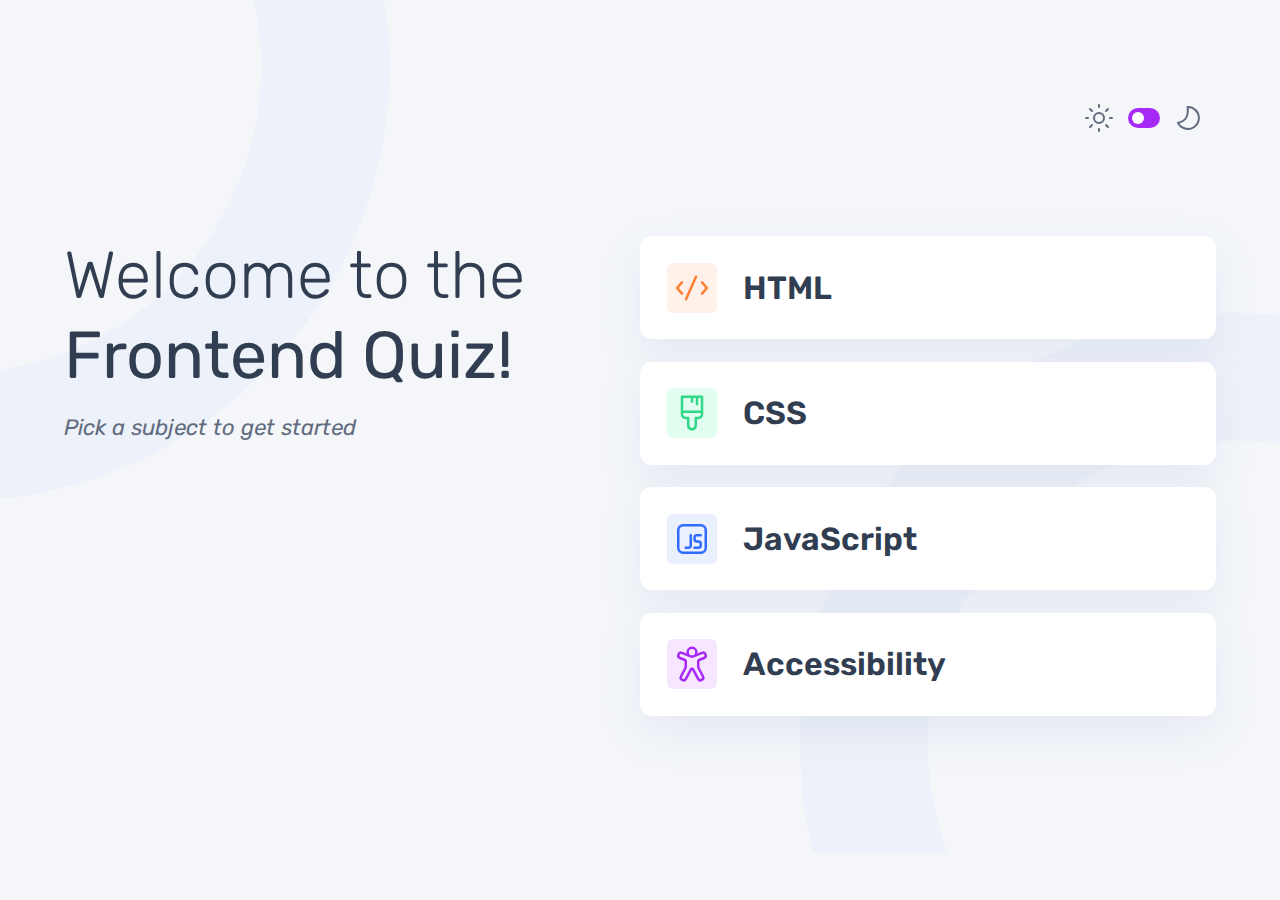
<file: index.html>
<!DOCTYPE html>
<html lang="en">
<head>
  <meta charset="UTF-8">
  <meta name="viewport" content="width=device-width, initial-scale=1.0">
  <link
      rel="icon"
      type="image/png"
      sizes="32x32"
      href="./assets/images/favicon-32x32.png" />
    <link
      rel="preconnect"
      href="https://fonts.googleapis.com" />
    <link
      rel="preconnect"
      href="https://fonts.gstatic.com"
      crossorigin />
    <link
      href="https://fonts.googleapis.com/css2?family=Rubik:ital,wght@0,300..900;1,300..900&display=swap"
      rel="stylesheet" />
  <link rel="stylesheet" href="css/style.css">
  <script src="main.js" defer></script>
  <title>Frontend Quiz App</title>
</head>
<body>
  <div class="container">
  <header class="header-menu">
    <button type="button" role="switch" aria-checked="true" id="themeSwitcher" class="switch">
      <span class="icon-container" aria-hidden="true">
        <svg xmlns="http://www.w3.org/2000/svg" width="24" height="24" fill="none" viewBox="0 0 24 24"><path fill="#626C7F" d="M12 1.5a.75.75 0 0 1 .75.75v1.5a.75.75 0 1 1-1.5 0v-1.5A.75.75 0 0 1 12 1.5Zm0 15a4.5 4.5 0 1 0 0-9 4.5 4.5 0 0 0 0 9Zm0-1.5a3 3 0 1 1 0-6 3 3 0 0 1 0 6Zm9.75-2.25a.75.75 0 1 0 0-1.5h-1.5a.75.75 0 1 0 0 1.5h1.5ZM12 19.5a.75.75 0 0 1 .75.75v1.5a.75.75 0 1 1-1.5 0v-1.5a.75.75 0 0 1 .75-.75Zm-8.25-6.75a.75.75 0 1 0 0-1.5h-1.5a.75.75 0 1 0 0 1.5h1.5Zm.969-8.031a.75.75 0 0 1 1.062 0l1.5 1.5a.751.751 0 0 1-1.062 1.062l-1.5-1.5a.75.75 0 0 1 0-1.062Zm1.062 14.562a.75.75 0 1 1-1.062-1.06l1.5-1.5a.75.75 0 1 1 1.062 1.06l-1.5 1.5Zm13.5-14.562a.75.75 0 0 0-1.062 0l-1.5 1.5a.751.751 0 0 0 1.062 1.062l1.5-1.5a.75.75 0 0 0 0-1.062Zm-1.062 14.562a.75.75 0 0 0 1.062-1.06l-1.5-1.5a.75.75 0 0 0-1.062 1.06l1.5 1.5Z"/></svg>
      </span>
      <span class="switch-thumb--container">
        <span class="switch-thumb"></span>
      </span>
      <span class="icon-container"  aria-hidden="true">
        <svg xmlns="http://www.w3.org/2000/svg" width="24" height="24" fill="none" viewBox="0 0 24 24"><path fill="#626C7F" d="M11.775 4.522A7.5 7.5 0 1 1 4.898 16.09c2.104-.57 4.974-1.953 6.24-5.326.828-2.211.876-4.408.637-6.241ZM20.184 12a8.997 8.997 0 0 0-9.315-8.994.75.75 0 0 0-.713.888c.345 1.821.42 4.092-.424 6.342-1.2 3.201-4.203 4.26-6.115 4.606a.75.75 0 0 0-.542 1.066A9 9 0 0 0 20.184 12Z"/></svg>
      </span>
    </button>
  </header>
  <main class="start-menu">
    <div class="info">
      <h1 class="info__heading">
        Welcome to the <strong>Frontend Quiz!</strong>
      </h1>
      <p class="instruction">Pick a subject to get started</p>
    </div>
    <form action="questions.html" method="get" id="subject-menu">
    <ul id="subject-list" class="subjects">
      <li class="item">
        <button type="submit" class="subject">
          <span class="icon-container icon__html"><img src="./assets/images/icon-html.svg" alt="html-icon"></span>
          <span>HTML</span>
        </button>
      </li>
      <li class="item">
        <button type="submit" class="subject">
          <span class="icon-container icon__css"><img src="./assets/images/icon-css.svg" alt="css-icon"></span>
          <span>CSS</span>
        </button>
      </li>
      <li class="item">
        <button type="submit" class="subject">
          <span class="icon-container icon__javascript"><img src="./assets/images/icon-js.svg" alt="javascript-icon"></span>
          <span>JavaScript</span>
        </button>
      </li>
      <li class="item">
        <button type="submit" class="subject">
          <span class="icon-container icon__accessibility"><img src="./assets/images/icon-accessibility.svg" alt="accessibility-icon"></span>
          <span>Accessibility</span>
        </button>
      </li>
    </ul>
  </form>
  </main>
</div>

</body>
</html>
</file>
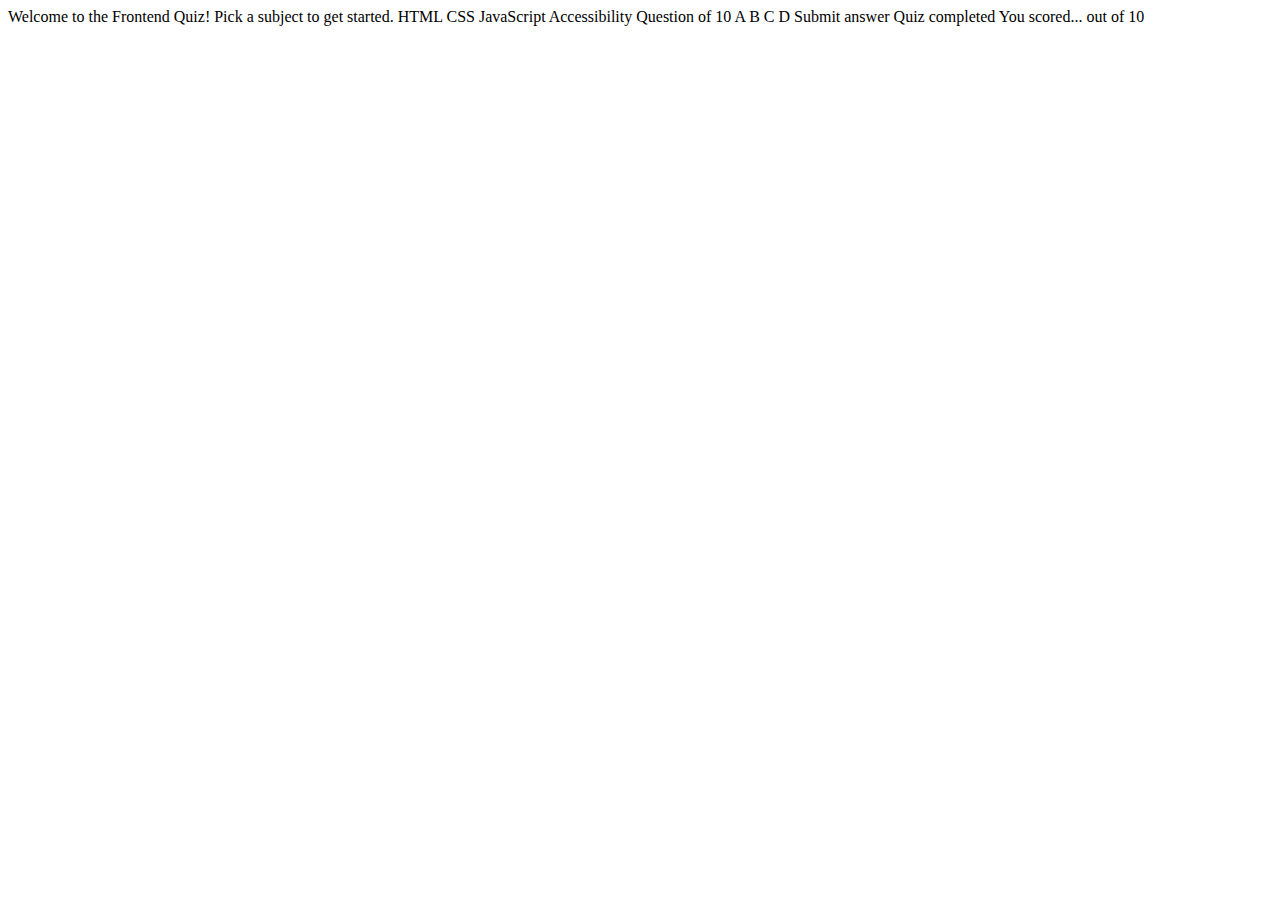
<file: starter-code/index.html>
<!DOCTYPE html>
<html lang="en">
<head>
  <meta charset="UTF-8">
  <meta name="viewport" content="width=device-width, initial-scale=1.0">

  <link rel="icon" type="image/png" sizes="32x32" href="./assets/images/favicon-32x32.png">
  
  <title>Frontend Mentor | Frontend quiz app</title>
</head>
<body>

  <!-- Quiz menu start -->

  Welcome to the Frontend Quiz!
  Pick a subject to get started.

  HTML
  CSS
  JavaScript
  Accessibility

  <!-- Quiz menu end -->

  <!-- Quiz question start -->

  Question <!-- number --> of 10

  A
  B
  C
  D

  Submit answer

  <!-- Quiz question end -->

  <!-- Quiz completed start -->

  Quiz completed
  You scored...

  <!-- score --> out of 10

  <!-- Quiz completed end -->

</body>
</html>
</file>
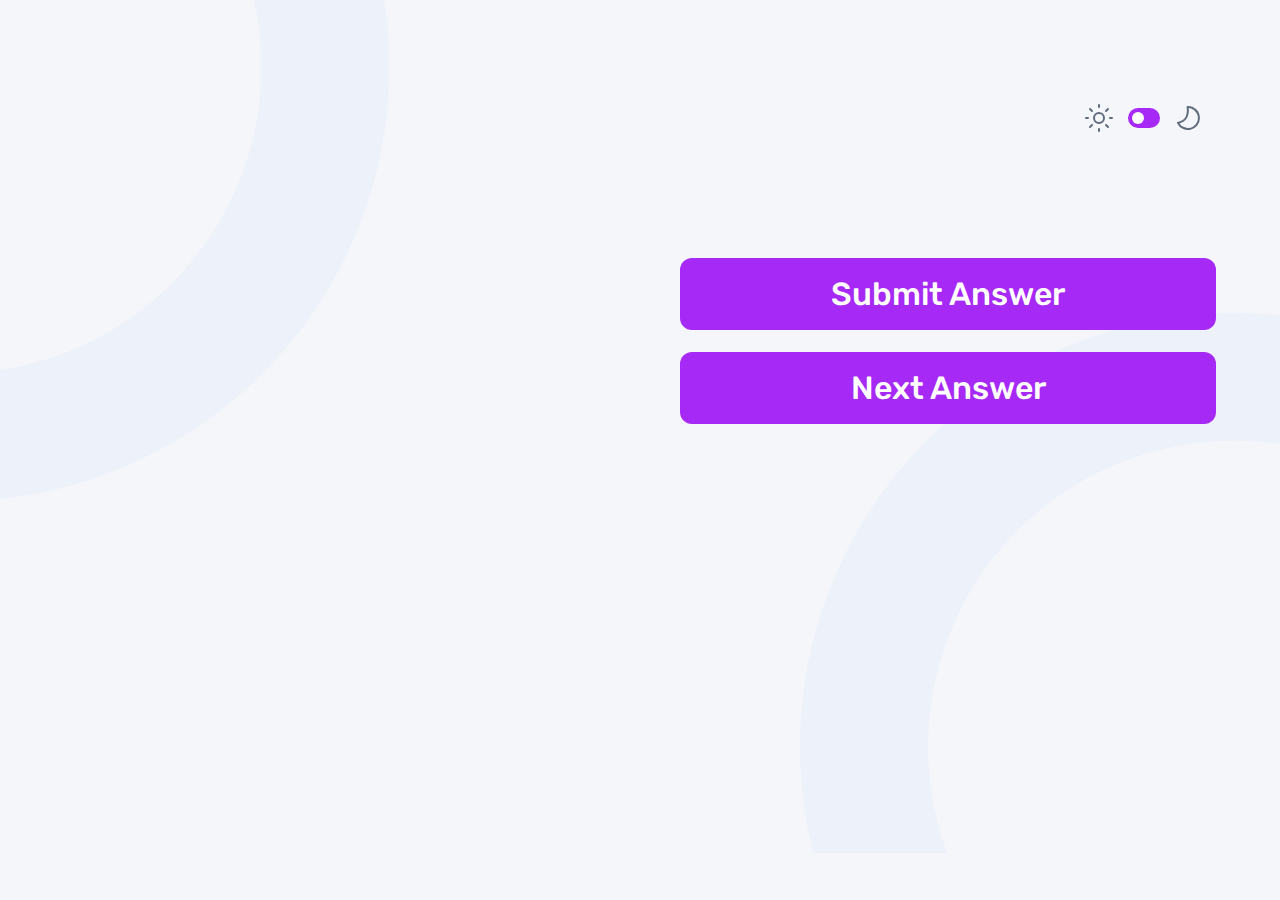
<file: questions.html>
<!DOCTYPE html>
<html lang="en">
  <head>
    <meta charset="UTF-8" />
    <meta
      name="viewport"
      content="width=device-width, initial-scale=1.0" />
    <link
      rel="icon"
      type="image/png"
      sizes="32x32"
      href="./assets/images/favicon-32x32.png" />
    <link
      rel="preconnect"
      href="https://fonts.googleapis.com" />
    <link
      rel="preconnect"
      href="https://fonts.gstatic.com"
      crossorigin />
    <link
      href="https://fonts.googleapis.com/css2?family=Rubik:ital,wght@0,300..900;1,300..900&display=swap"
      rel="stylesheet" />
    <script
      src="question.js"
      defer></script>
    <link
      rel="stylesheet"
      href="css/style.css" />
    <title>Document</title>
  </head>
  <body>
    <div class="container">
      <header class="question__header">
        <div class="question__title">
          <!-- DYNAMIC RENDERING -->
        </div>

        <button
          type="button"
          role="switch"
          aria-checked="true"
          id="themeSwitcher"
          class="switch">
          <span
            class="icon-container"
            aria-hidden="true">
            <svg
              xmlns="http://www.w3.org/2000/svg"
              width="24"
              height="24"
              fill="none"
              viewBox="0 0 24 24">
              <path
                fill="#626C7F"
                d="M12 1.5a.75.75 0 0 1 .75.75v1.5a.75.75 0 1 1-1.5 0v-1.5A.75.75 0 0 1 12 1.5Zm0 15a4.5 4.5 0 1 0 0-9 4.5 4.5 0 0 0 0 9Zm0-1.5a3 3 0 1 1 0-6 3 3 0 0 1 0 6Zm9.75-2.25a.75.75 0 1 0 0-1.5h-1.5a.75.75 0 1 0 0 1.5h1.5ZM12 19.5a.75.75 0 0 1 .75.75v1.5a.75.75 0 1 1-1.5 0v-1.5a.75.75 0 0 1 .75-.75Zm-8.25-6.75a.75.75 0 1 0 0-1.5h-1.5a.75.75 0 1 0 0 1.5h1.5Zm.969-8.031a.75.75 0 0 1 1.062 0l1.5 1.5a.751.751 0 0 1-1.062 1.062l-1.5-1.5a.75.75 0 0 1 0-1.062Zm1.062 14.562a.75.75 0 1 1-1.062-1.06l1.5-1.5a.75.75 0 1 1 1.062 1.06l-1.5 1.5Zm13.5-14.562a.75.75 0 0 0-1.062 0l-1.5 1.5a.751.751 0 0 0 1.062 1.062l1.5-1.5a.75.75 0 0 0 0-1.062Zm-1.062 14.562a.75.75 0 0 0 1.062-1.06l-1.5-1.5a.75.75 0 0 0-1.062 1.06l1.5 1.5Z" />
            </svg>
          </span>
          <span class="switch-thumb--container">
            <span class="switch-thumb"></span>
          </span>
          <span
            class="icon-container"
            aria-hidden="true">
            <svg
              xmlns="http://www.w3.org/2000/svg"
              width="24"
              height="24"
              fill="none"
              viewBox="0 0 24 24">
              <path
                fill="#626C7F"
                d="M11.775 4.522A7.5 7.5 0 1 1 4.898 16.09c2.104-.57 4.974-1.953 6.24-5.326.828-2.211.876-4.408.637-6.241ZM20.184 12a8.997 8.997 0 0 0-9.315-8.994.75.75 0 0 0-.713.888c.345 1.821.42 4.092-.424 6.342-1.2 3.201-4.203 4.26-6.115 4.606a.75.75 0 0 0-.542 1.066A9 9 0 0 0 20.184 12Z" />
            </svg>
          </span>
        </button>
      </header>
      <main class="main">
        <section class="quiz">
          <section class="quiz__info">
            <div>
              <span class="quiz__length">
                <!-- DYNAMIC RENDERING -->
              </span>
              <p class="quiz__question">
                <!-- DYNAMIC RENDERING -->
              </p>
            </div>
          </section>
          <form class="question__choice">
            <!-- DYNAMIC RENDERING -->
            <ul class="choices"></ul>

            <button
              type="button"
              class="submit-btn primary_btn">
              Submit Answer
            </button>
            <button
              type="submit"
              class="next-btn primary_btn">
              Next Answer
            </button>

            <div id="no-answer-msg">
                <img src="./assets/images/icon-error.svg" alt="Error">
                <p>Please select an answer</p>
            </div>
          </form>
        </section>

        <section class="score__section">
          <form
            action="index.html"
            method="get">
            <h2 class="score__heading">
              Quiz completed
              <strong>You scored...</strong>
            </h2>
           <div>
            <div class="score">
              <div class="score__subject">
                <!--  DYNAMIC RENDERING -->
              </div>
              <p id="js-score">0</p>
              <p class="score__info">out of <span id="js-question-length"></span></p>
            </div>
            <button
              class="primary_btn"
              type="submit"
              id="play-again">
              Play Again
            </button>
           </div>
          </form>
        </section>
      </main>
    </div>
  </body>
</html>
</file>
<file: css/style.css>
/* Box sizing rules */
*,
*::before,
*::after {
  box-sizing: border-box;
}

/* Remove default margin */
body,
h1,
h2,
h3,
h4,
p,
figure,
blockquote,
dl,
dd {
  margin: 0;
}

/* Remove list styles on ul, ol elements with a list role, which suggests default styling will be removed */
ul[role=list],
ol[role=list] {
  list-style: none;
}

/* Set core root defaults */
html:focus-within {
  scroll-behavior: smooth;
}

/* Set core body defaults */
body {
  text-rendering: optimizeSpeed;
  line-height: 1.5;
}

/* A elements that don't have a class get default styles */
a:not([class]) {
  text-decoration-skip-ink: auto;
}

/* Make images easier to work with */
img,
picture {
  max-width: 100%;
  display: block;
}

/* Inherit fonts for inputs and buttons */
input,
button,
textarea,
select {
  font: inherit;
}

/* Remove all animations, transitions and smooth scroll for people that prefer not to see them */
@media (prefers-reduced-motion: reduce) {
  html:focus-within {
    scroll-behavior: auto;
  }
  *,
  *::before,
  *::after {
    animation-duration: 0.01ms !important;
    animation-iteration-count: 1 !important;
    transition-duration: 0.01ms !important;
    scroll-behavior: auto !important;
  }
}
:root {
  --step--2: clamp(0.7813rem, 0.5178rem + 1.124vw, 1.3889rem);
  --step--1: clamp(0.9375rem, 0.6214rem + 1.3487vw, 1.6667rem);
  --step-0: clamp(1.125rem, 0.7457rem + 1.6185vw, 2rem);
  --step-1: clamp(1.35rem, 0.8948rem + 1.9422vw, 2.4rem);
  --step-2: clamp(1.62rem, 1.0738rem + 2.3306vw, 2.88rem);
  --step-3: clamp(1.944rem, 1.2885rem + 2.7968vw, 3.456rem);
  --step-4: clamp(2.3328rem, 1.5462rem + 3.3561vw, 4.1472rem);
  --step-5: clamp(2.7994rem, 1.8555rem + 4.0273vw, 4.9766rem);
  --fluid-24-64: clamp(1.5rem, 0.4162rem + 4.6243vw, 4rem);
}

/* LIGHT THEME */
body {
  font-family: "Rubik", sans-serif;
}

.start-menu .info {
  display: flex;
  flex-direction: column;
  gap: 1rem;
}
.start-menu .info__heading {
  font-size: var(--step-4);
  font-weight: 200;
  line-height: 1.2;
  max-width: 18ch;
}
.start-menu .info .instruction {
  font-style: italic;
  font-size: var(--step--2);
}

.quiz__length {
  font-style: italic;
  font-size: var(--step--1);
}

.quiz__question {
  font-size: var(--step-1);
  line-height: 1.2;
  font-weight: 600;
  margin-block-start: 0.75rem;
  margin-block-end: 1.5rem;
}

.score__heading {
  font-weight: 300;
  font-size: var(--step-4);
  line-height: 1.2;
}
@media (min-width: 64em) {
  .score__heading {
    max-width: 12ch;
  }
}

body {
  background-repeat: no-repeat;
}
@media (min-width: 64em) {
  body {
    background-size: cover;
  }
}

.question__choice {
  position: relative;
}

.choices {
  list-style: none;
  padding: 0;
  margin: 0;
  margin-block-start: 2.5rem;
  display: flex;
  flex-direction: column;
  gap: var(--step--2);
}
@media (min-width: 64em) {
  .choices {
    margin-block-start: 0;
  }
}
.choices .choice button {
  padding: var(--step--1);
  width: 100%;
  display: flex;
  align-items: center;
  justify-content: space-between;
  border: none;
  border-radius: 12px;
  font-weight: 600;
  font-size: var(--step--1);
  cursor: pointer;
}
.choices .choice button .choice__col-one {
  display: flex;
  align-items: center;
  gap: var(--step--1);
}

.letter {
  color: #626c7f;
  background-color: #f4f6fa;
  width: 40px;
  height: 40px;
  display: flex;
  align-items: center;
  justify-content: center;
  border-radius: 6px;
}

.correct-incorrect-icon {
  line-height: 0;
}

#no-answer-msg {
  position: absolute;
  left: 0;
  right: 0;
  margin-inline: auto;
  display: none;
  align-items: center;
  justify-content: center;
  font-size: var(--step--2);
  margin-block-start: 1.125rem;
}

.score {
  display: flex;
  flex-direction: column;
  align-items: center;
  padding-block: 2rem;
  border-radius: 0.75rem;
  margin-block-start: 2.5rem;
}
@media (min-width: 64em) {
  .score {
    margin-block-start: 0;
  }
}

.score__subject {
  display: flex;
  align-items: center;
  gap: 1rem;
  font-size: var(--step--1);
}

#js-score {
  font-size: clamp(5.5rem, 4.2826rem + 6.087vw, 9rem);
}

body {
  transition: background-color 0.3s, color 0.3s;
  background-color: #F4F6FA;
  color: #313E51;
}
body .switch svg path {
  fill: #626C7F;
}
body .instruction {
  color: #626C7F;
}
body .quiz__length {
  color: #626C7F;
}
body .subjects .item .subject {
  background-color: #fff;
  color: #313E51;
  box-shadow: 0 16px 40px hsla(220, 29%, 66%, 0.14);
}
body .choices .choice button {
  background-color: #fff;
  color: #313E51;
  box-shadow: 0 16px 40px hsla(220, 29%, 66%, 0.14);
}
body .score {
  background-color: #fff;
}
body .score__info {
  color: #626C7F;
}
body .primary-btn {
  box-shadow: 0 16px 40px hsla(220, 29%, 66%, 0.14);
}

.light-theme {
  background-color: #F4F6FA;
  color: #313E51;
  background-image: url("../../assets/images/pattern-background-mobile-light.svg");
}
.light-theme .switch svg path {
  fill: #626C7F;
}
.light-theme .instruction {
  color: #626C7F;
}
.light-theme .quiz__length {
  color: #626C7F;
}
.light-theme .subjects .item .subject {
  background-color: #fff;
  color: #313E51;
  box-shadow: 0 16px 40px hsla(220, 29%, 66%, 0.14);
}
.light-theme .choices .choice button {
  background-color: #fff;
  color: #313E51;
  box-shadow: 0 16px 40px hsla(220, 29%, 66%, 0.14);
}
.light-theme .score {
  background-color: #fff;
}
.light-theme .score__info {
  color: #626C7F;
}
.light-theme .primary-btn {
  box-shadow: 0 16px 40px hsla(220, 29%, 66%, 0.14);
}
@media (min-width: 48em) {
  .light-theme {
    background-image: url("../../assets/images/pattern-background-tablet-light.svg");
  }
}
@media (min-width: 64em) {
  .light-theme {
    background-image: url("../../assets/images/pattern-background-desktop-light.svg");
  }
}

.dark-theme {
  background-color: #313E51;
  color: #fff;
  background-image: url("../../assets/images/pattern-background-mobile-dark.svg");
}
.dark-theme .switch svg path {
  fill: #fff;
}
.dark-theme .instruction {
  color: #ABC1E1;
}
.dark-theme .quiz__length {
  color: #ABC1E1;
}
.dark-theme .subjects .item .subject {
  background-color: #3B4D66;
  color: #fff;
  box-shadow: 0 16px 40px hsla(216, 25%, 25%, 0.14);
}
.dark-theme .choices .choice button {
  background-color: #3B4D66;
  color: #fff;
  box-shadow: 0 16px 40px hsla(216, 25%, 25%, 0.14);
}
.dark-theme .score {
  background-color: #3B4D66;
}
.dark-theme .score__info {
  color: #ABC1E1;
}
.dark-theme .primary-btn {
  box-shadow: 0 16px 40px hsla(216, 25%, 25%, 0.14);
}
@media (min-width: 48em) {
  .dark-theme {
    background-image: url("../../assets/images/pattern-background-tablet-dark.svg");
  }
}
@media (min-width: 64em) {
  .dark-theme {
    background-image: url("../../assets/images/pattern-background-desktop-dark.svg");
  }
}
.dark-theme .switch-thumb {
  transform: translateX(12px);
}

button {
  cursor: pointer;
}

.switch {
  background-color: transparent;
  border: none;
  display: flex;
  align-items: center;
  gap: 8px;
  cursor: pointer;
}
.switch span {
  line-height: 0;
}
.switch svg {
  width: var(--step-0);
  height: var(--step-0);
}
.switch-thumb--container {
  background-color: #A729F5;
  width: 2rem;
  height: 1.25rem;
  display: flex;
  align-items: center;
  border-radius: 1rem;
  padding: 4px;
  cursor: pointer;
  position: relative;
}
.switch-thumb {
  display: inline-block;
  position: absolute;
  width: 12px;
  height: 12px;
  border-radius: 50%;
  background-color: #fff;
}

.primary_btn {
  color: #fff;
  background-color: #A729F5;
  margin-block-start: var(--step--2);
  border: none;
  border-radius: 0.75rem;
  padding-block: 0.75rem;
  width: 100%;
  font-size: var(--step-0);
  font-weight: 500;
}

.subjects {
  list-style: none;
  padding: 0;
  margin: 0;
  margin-block-start: 2.5rem;
  display: flex;
  flex-direction: column;
  gap: var(--step--2);
}
@media (min-width: 64em) {
  .subjects {
    margin-block-start: 0;
  }
}
.subjects .item .subject {
  padding: var(--step--1);
  width: 100%;
  display: flex;
  align-items: center;
  gap: var(--step--1);
  border: none;
  border-radius: 12px;
  font-weight: 600;
  font-size: var(--step-0);
  cursor: pointer;
}

.icon-container {
  padding: 5px;
  border-radius: 6px;
}

.icon__html {
  background-color: #FFF1E9;
}

.icon__css {
  background-color: #E0FDEF;
}

.icon__javascript {
  background-color: #EBF0FF;
}

.icon__accessibility {
  background-color: #F6E7FF;
}

#quiz-progress {
  width: 100%;
  -webkit-appearance: none;
  appearance: none;
  height: 1rem;
  border-radius: 1rem;
}
@media (min-width: 64em) {
  #quiz-progress {
    margin-block-start: auto;
    margin-block-end: 3.5rem;
  }
}
#quiz-progress::-webkit-progress-bar {
  background-color: #fff;
  padding: 4px;
  border-radius: 1rem;
}
#quiz-progress::-webkit-progress-value {
  background-color: #A729F5;
  border-radius: 1rem;
}

.header-menu {
  display: flex;
  align-items: center;
  justify-content: flex-end;
  padding-block: 1rem;
  margin-block-end: 2rem;
}
@media (min-width: 64em) {
  .header-menu {
    padding-block: 0;
    margin-block: 6rem;
  }
}

.question__header {
  display: flex;
  align-items: center;
  justify-content: space-between;
  padding-block: 1rem;
  margin-block-end: 2rem;
}
@media (min-width: 64em) {
  .question__header {
    padding-block: 0;
    margin-block: 6rem;
  }
}
.question__header .question__title {
  display: flex;
  align-items: center;
  gap: 1rem;
  font-size: var(--step--1);
}

.container {
  padding-inline: var(--fluid-24-64);
  padding-block-end: 1rem;
  max-width: 100rem;
  margin-inline: auto;
}

.start-menu {
  display: grid;
  grid-template-columns: 1fr;
}
@media (min-width: 64em) {
  .start-menu {
    grid-template-columns: 1fr 1fr;
  }
}

.quiz {
  display: grid;
  grid-template-columns: 1fr;
}
.quiz__info {
  display: flex;
  flex-direction: column;
}
@media (min-width: 64em) {
  .quiz {
    grid-template-columns: 1fr 1fr;
    gap: 5rem;
  }
}

.score__section form {
  display: grid;
  grid-template-columns: 1fr;
}
@media (min-width: 64em) {
  .score__section form {
    grid-template-columns: 1fr 1fr;
    gap: 5rem;
  }
}

/*# sourceMappingURL=style.css.map */
</file>
